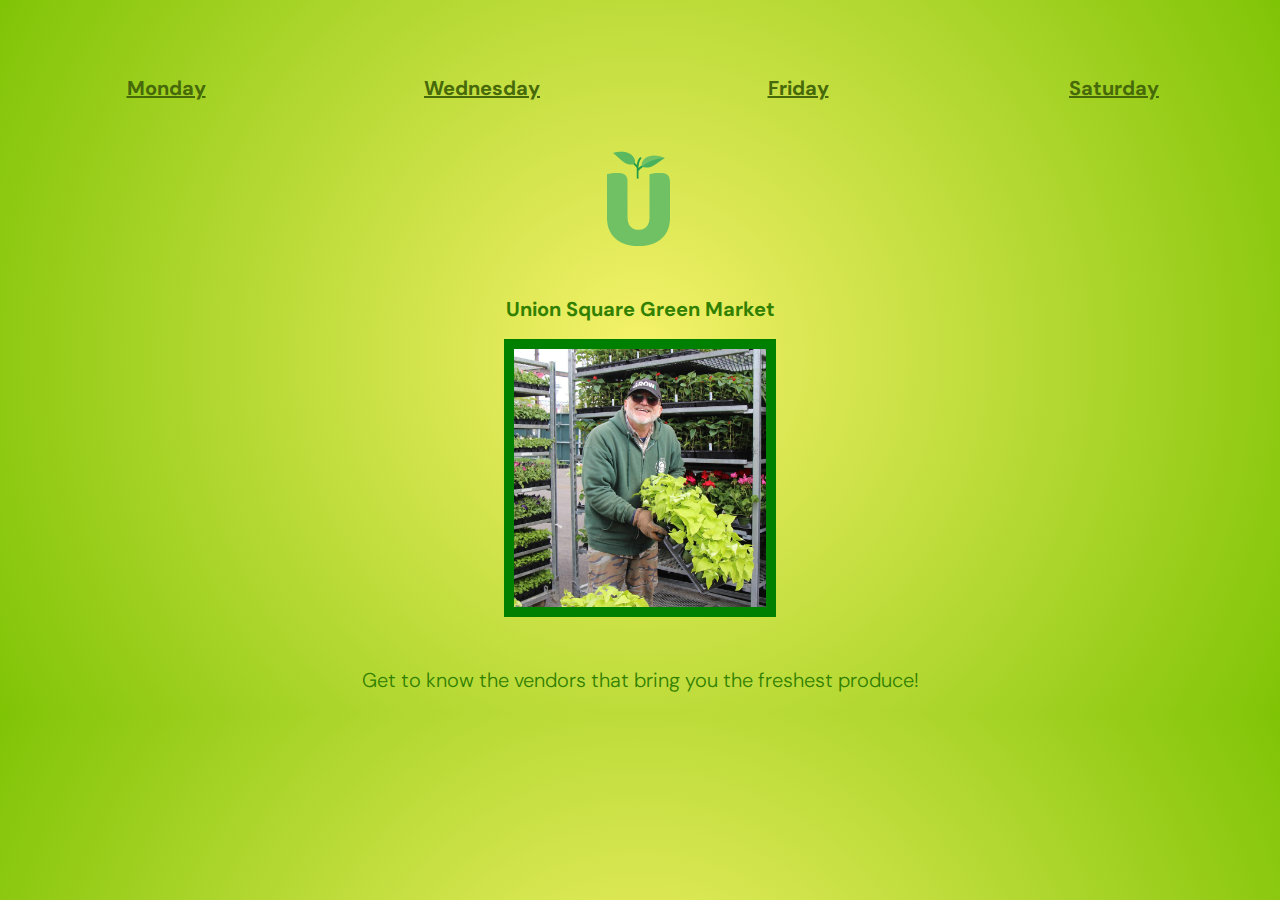
<file: index.html>
<!DOCTYPE html>
<html lang="en">
<head>
    <link rel="stylesheet" href="index.css">
    <meta charset="UTF-8">
    <meta name="viewport" content="width=device-width, initial-scale=1.0">
    <style>
        @import url('https://fonts.googleapis.com/css2?family=DM+Sans:opsz,wght@9..40,300;9..40,700&display=swap');
     </style>
    <title>homepage</title>
</head>
<body>
    <div class="container">
        <a class="days" href="monday.html">Monday</a>
        <a class="days" href="wednesday.html">Wednesday</a>
        <a class="days" href="friday.html">Friday</a>
        <a class="days" href="saturday.html">Saturday</a>   
    </div>
    <img class="Uicon" src="IMG/Uicon.png" alt="">
    <h2>Union Square Green Market</h2>
    <img class="pic" src="IMG/pic.png" alt="">
    <h3>Get to know the vendors that bring you the freshest produce!</h3>

</body>
</html>
</file>
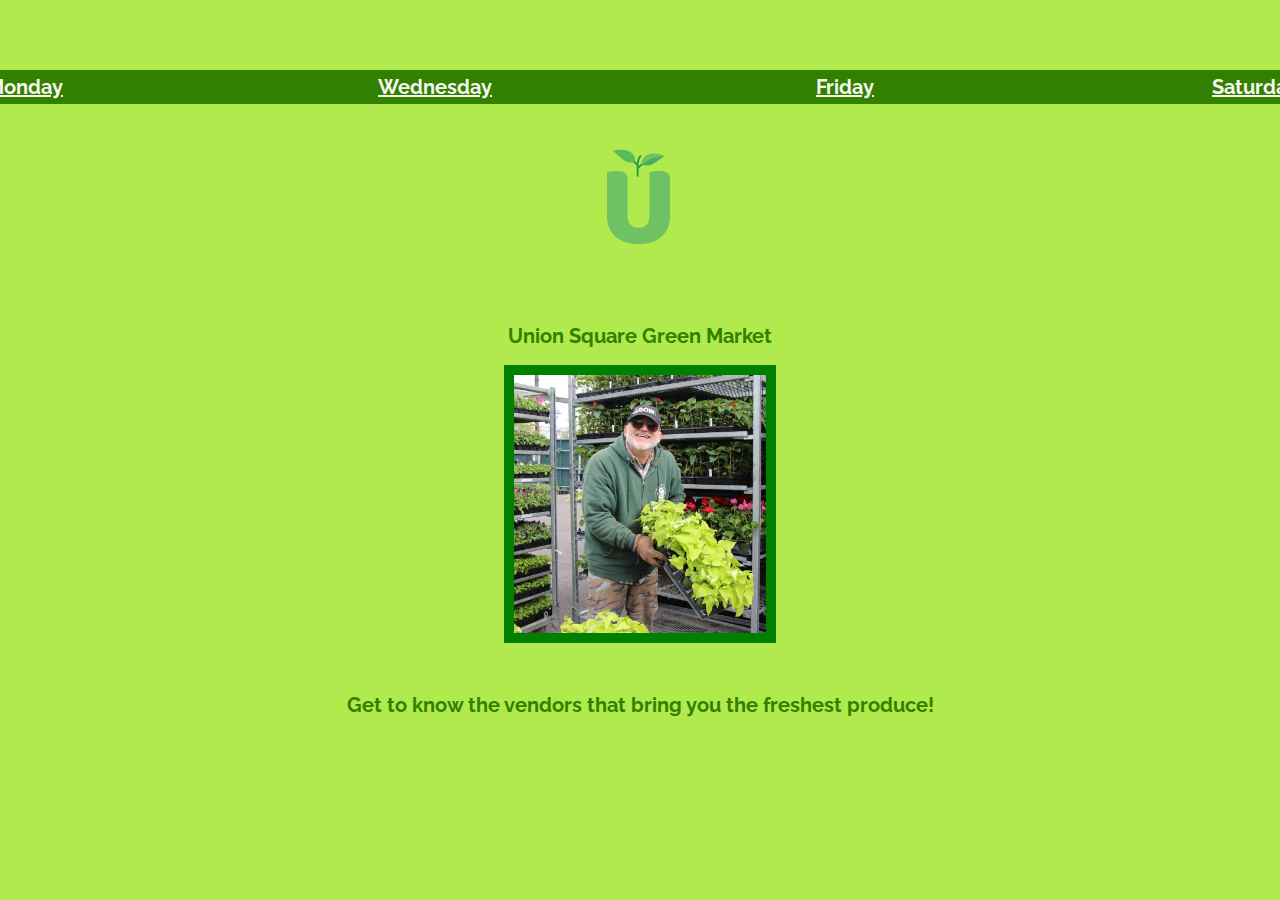
<file: homepage.html>
<!DOCTYPE html>
<html lang="en">
<head>
    <link rel="stylesheet" href="homepage.css">
    <meta charset="UTF-8">
    <meta name="viewport" content="width=device-width, initial-scale=1.0">
    <style>
        @import url('https://fonts.googleapis.com/css2?family=Raleway:wght@300;400;700&display=swap');
     </style>
    <title>homepage</title>
</head>
<body>
    <div class="container">
        <a class="days" href="monday.html">Monday</a>
        <a class="days" href="wednesday.html">Wednesday</a>
        <a class="days" href="friday.html">Friday</a>
        <a class="days" href="saturday.html">Saturday</a>   
    </div>
    <img class="Uicon" src="IMG/Uicon.png" alt="">
    <h2>Union Square Green Market</h2>
    <img class="pic" src="IMG/pic.png" alt="">
    <h3>Get to know the vendors that bring you the freshest produce!</h3>

</body>
</html>
</file>
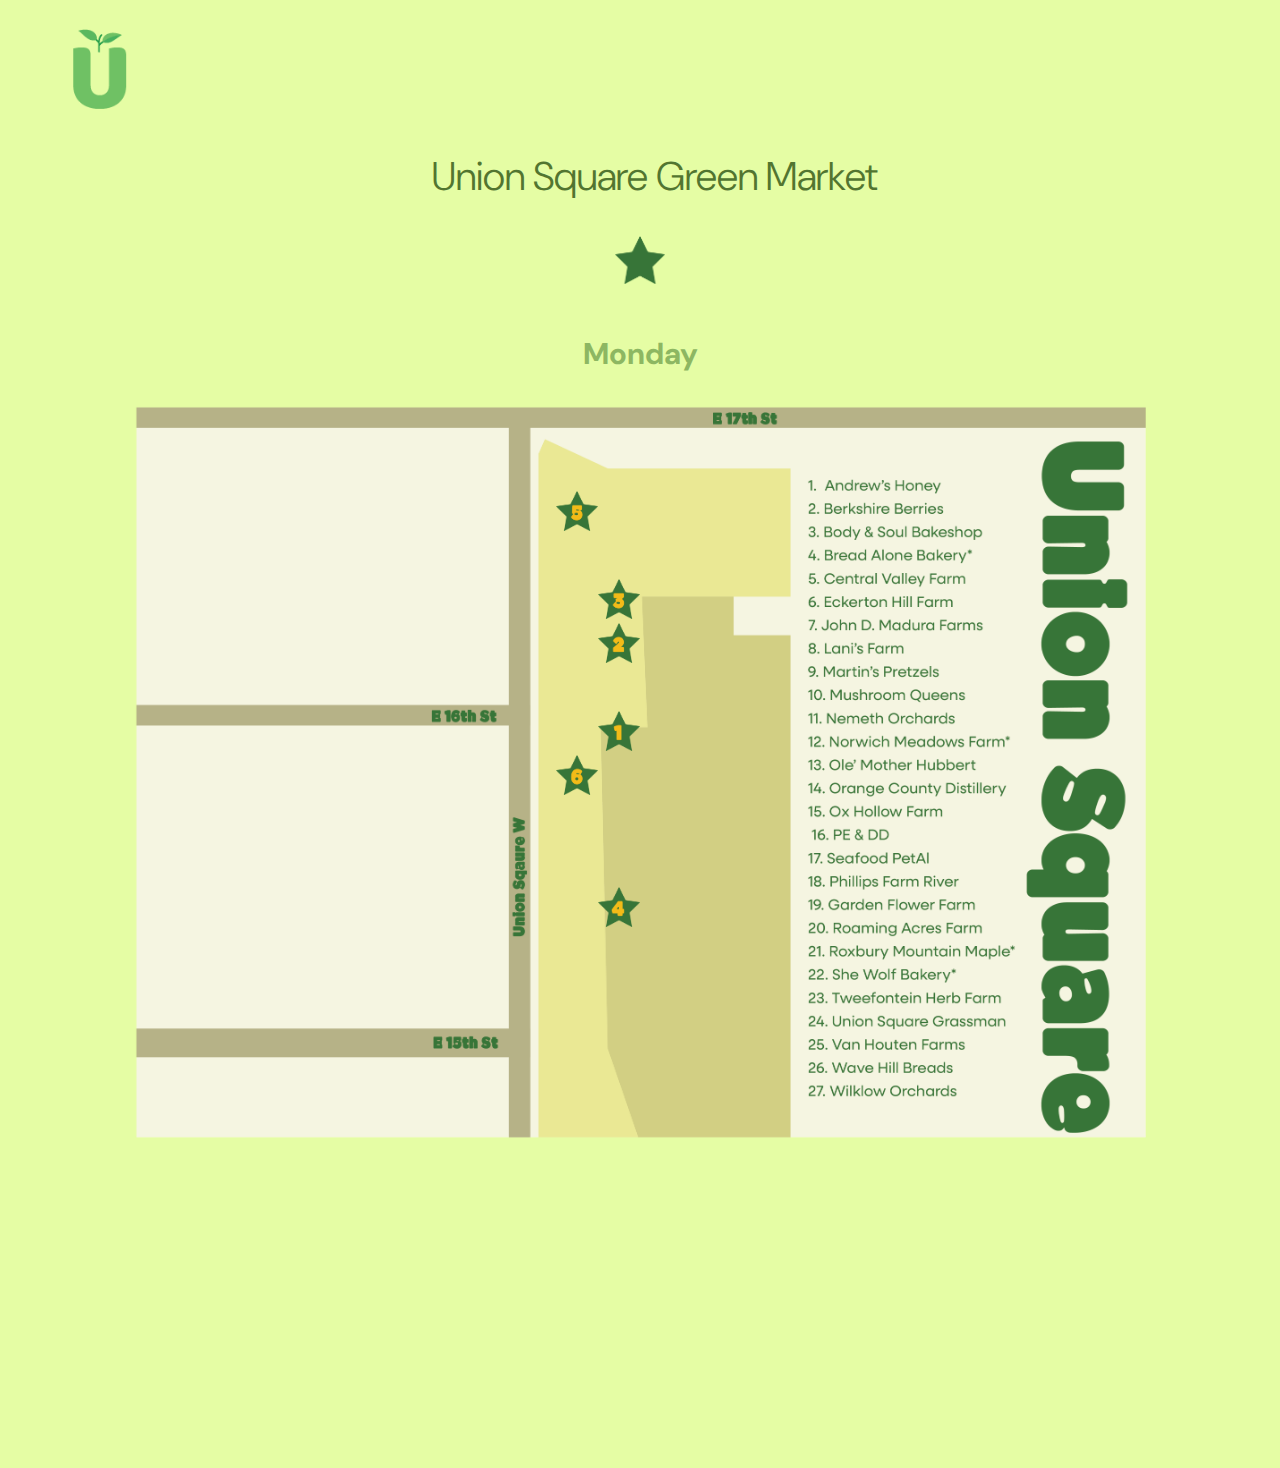
<file: monday.html>
<!DOCTYPE html>
<html lang="en">
<head>
    <link rel="stylesheet" href="monday.css">
    <meta charset="UTF-8">
    <meta name="viewport" content="width=device-width, initial-scale=1.0">
    <title>Monday</title>
    <style>
        @import url('https://fonts.googleapis.com/css2?family=DM+Sans:opsz,wght@9..40,300;9..40,700&display=swap');
    </style>
        
</head>
<body>
    <a class="home" href="index.html"><img class="Uicon" src="IMG/Uicon.png" alt=""></a>
    <h2>Union Square Green Market</h2>
    <img class="star" src="IMG/star.png" alt="">
    <header>Monday</header>
   <div class="mapcontainer">
        <a class="star1" href="https://www.andrewshoney.com/"><img class="star1" src="IMG/star1.png" alt=""></a>
        <a class="star2" href="https://www.berkshireberries.com/"><img class="star2" src="IMG/star2.png" alt=""></a>
        <a class="star3" href="https://www.bodyandsoulbakeshop.com/"><img class="star3" src="IMG/star3.png" alt=""></a>
        <a class="star4" href="https://www.breadalone.com/"><img class="star4" src="IMG/star4.png" alt=""></a>
        <a class="star5" href="http://www.centralvalleyfarm.com/markets.html"><img class="star5" src="IMG/star5.png" alt=""></a>
        <a class="star6" href="https://eckertonhillfarm.com/"><img class="star5" src="IMG/star6.png" alt=""></a>
</div>

</body>
</html>
</file>
<file: index.css>
body{
    background: radial-gradient(circle,#F6F26B, #80C406);
}
.Uicon{
    display: block;
    margin-left: auto;
    margin-right: auto;
}
h2{
    color: rgb(49, 128, 0);
    font-family: 'DM Sans', sans-serif;
    font-weight: 700;
    font-size: 20px;
    text-align: center;
    margin-top: 20px;
}
.pic{
    display: block;
    margin-left: auto;
    margin-right: auto;
    width: 20%;
    border: solid green;
    border-width: 10px;
}
.days{
    padding: 5px;
    color: #466909;
    font-family: 'DM Sans', sans-serif;
    font-weight: 700;
    font-size: 20px;
    text-align: center;
    margin-top: 50px;
}
.container{
    margin-top: 20px;
    width: 100%;
    display: grid;
    grid-template-columns: repeat(4,1fr);
    margin-bottom: 20px;
    align-items: center;
    place-items: center;
    place-content: center;
}
h3{
    color: rgb(49, 128, 0);
    font-family: 'DM Sans', sans-serif;
    font-weight: 300;
    font-size: 20px;
    text-align: center;
    margin-top: 50px;
}
</file>
<file: homepage.css>
body{
    background-color: #B1EA4C ;
}
.Uicon{
    display: block;
    margin-left: auto;
    margin-right: auto;
}
h2{
    color: rgb(49, 128, 0);
    font-family: 'Raleway', sans-serif;
    font-weight: 700;
    font-size: 20px;
    text-align: center;
    margin-top: 50px;
}
.pic{
    display: block;
    margin-left: auto;
    margin-right: auto;
    width: 20%;
    border: solid green;
    border-width: 10px;
}
.days{
    width: 400px;
    background-color:  rgb(49, 128, 0);
    padding: 5px;
    color: rgb(247, 245, 239);
    font-family: 'Raleway', sans-serif;
    font-weight: 700;
    font-size: 20px;
    text-align: center;
    margin-top: 50px;
}
.container{
    margin-top: 20px;
    display: grid;
    grid-template-columns: repeat(4,1fr);
    margin-bottom: 20px;
    align-items: center;
    place-items: center;
    place-content: center;
}
h3{
    color: rgb(49, 128, 0);
    font-family: 'Raleway', sans-serif;
    font-weight: 700;
    font-size: 20px;
    text-align: center;
    margin-top: 50px;
}
</file>
<file: monday.css>
body{
    background-color: #E5FDA4;
}
.home{
    color: #f7cc08;
    font-family: 'DM Sans', sans-serif;
    font-weight: 700;
    font-size: 20px;
    text-align: left;
    margin-left: 30px;
    margin-top: 100px;
}
h2{
    color: #527530;
    font-family: 'DM Sans', sans-serif;
    font-weight: 300;
    font-size: 40px;
    text-align: center;
    margin-left: 30px;
    margin-top: 10px;
}
header{
    color: #8DB762;
    font-family: 'DM Sans', sans-serif;
    font-weight: 700;
    font-size: 30px;
    text-align: center;
    margin-top: 50px;
    margin-bottom: 30px;
}
.Uicon{
    width: 10%;
}
.star{
    width: 4%;
    display: block;
    margin-left: auto;
    margin-right: auto;
}
.mapcontainer{
    margin-left: auto;
    margin-right: auto;
    width: 80%;
    background-image: url(IMG/Map.png);
    background-size: contain;
    background-repeat: no-repeat;
    display: grid;
    grid-template-columns: repeat(24, 1fr);
    grid-template-rows: repeat(24,1fr);
}
.star1{
    width: 100%;
    grid-column-start: 12;
    grid-column-end: 13;
    grid-row-start: 10;
    grid-row-end: 11;
}
.star2{
    width: 100%;
    grid-column-start: 12;
    grid-column-end: 13;
    grid-row-start: 6;
    grid-row-end: 7;
}
.star3{
    width: 100%;
    grid-column-start: 12;
    grid-column-end: 13;
    grid-row-start: 5;
    grid-row-end: 6;
}
.star4{
    width: 100%;
    grid-column-start: 12;
    grid-column-end: 13;
    grid-row-start: 13;
    grid-row-end: 14;
}
.star5{
    width: 100%;
    grid-column-start: 11;
    grid-column-end: 12;
    grid-row-start: 3;
    grid-row-end: 4;
}
.star6{
    width: 100%;
    grid-column-start: 11;
    grid-column-end: 12;
    grid-row-start: 11;
    grid-row-end: 12;
}
@media only screen and (min-width: 250px) {
    .div-container {
      background-size: contain;
      /* No additional changes for other styles */
    }
    .star1{
        width: 100%;
        grid-column-start: 12;
        grid-column-end: 13;
        grid-row-start: 8;
        grid-row-end: 9;
    }
    .star2{
        width: 100%;
        grid-column-start: 12;
        grid-column-end: 13;
        grid-row-start: 6;
        grid-row-end: 7;
    }
    .star3{
        width: 100%;
        grid-column-start: 12;
        grid-column-end: 13;
        grid-row-start: 5;
        grid-row-end: 6;
    }
    .star4{
        width: 100%;
        grid-column-start: 12;
        grid-column-end: 13;
        grid-row-start: 11;
        grid-row-end: 12;
    }
    .star5{
        width: 100%;
        grid-column-start: 11;
        grid-column-end: 12;
        grid-row-start: 3;
        grid-row-end: 4;
    }
    .star6{
        width: 100%;
        grid-column-start: 11;
        grid-column-end: 12;
        grid-row-start: 9;
        grid-row-end: 10;
    }
  }
  @media only screen and (min-width: 420px) {
    .div-container {
      background-size: contain;
      /* No additional changes for other styles */
    }
    .star1{
        width: 100%;
        grid-column-start: 12;
        grid-column-end: 13;
        grid-row-start: 8;
        grid-row-end: 9;
    }
    .star2{
        width: 100%;
        grid-column-start: 12;
        grid-column-end: 13;
        grid-row-start: 6;
        grid-row-end: 7;
    }
    .star3{
        width: 100%;
        grid-column-start: 12;
        grid-column-end: 13;
        grid-row-start: 5;
        grid-row-end: 6;
    }
    .star4{
        width: 100%;
        grid-column-start: 12;
        grid-column-end: 13;
        grid-row-start: 12;
        grid-row-end: 13;
    }
    .star5{
        width: 100%;
        grid-column-start: 11;
        grid-column-end: 12;
        grid-row-start: 3;
        grid-row-end: 4;
    }
    .star6{
        width: 100%;
        grid-column-start: 11;
        grid-column-end: 12;
        grid-row-start: 9;
        grid-row-end: 10;
    }
  }
</file>
